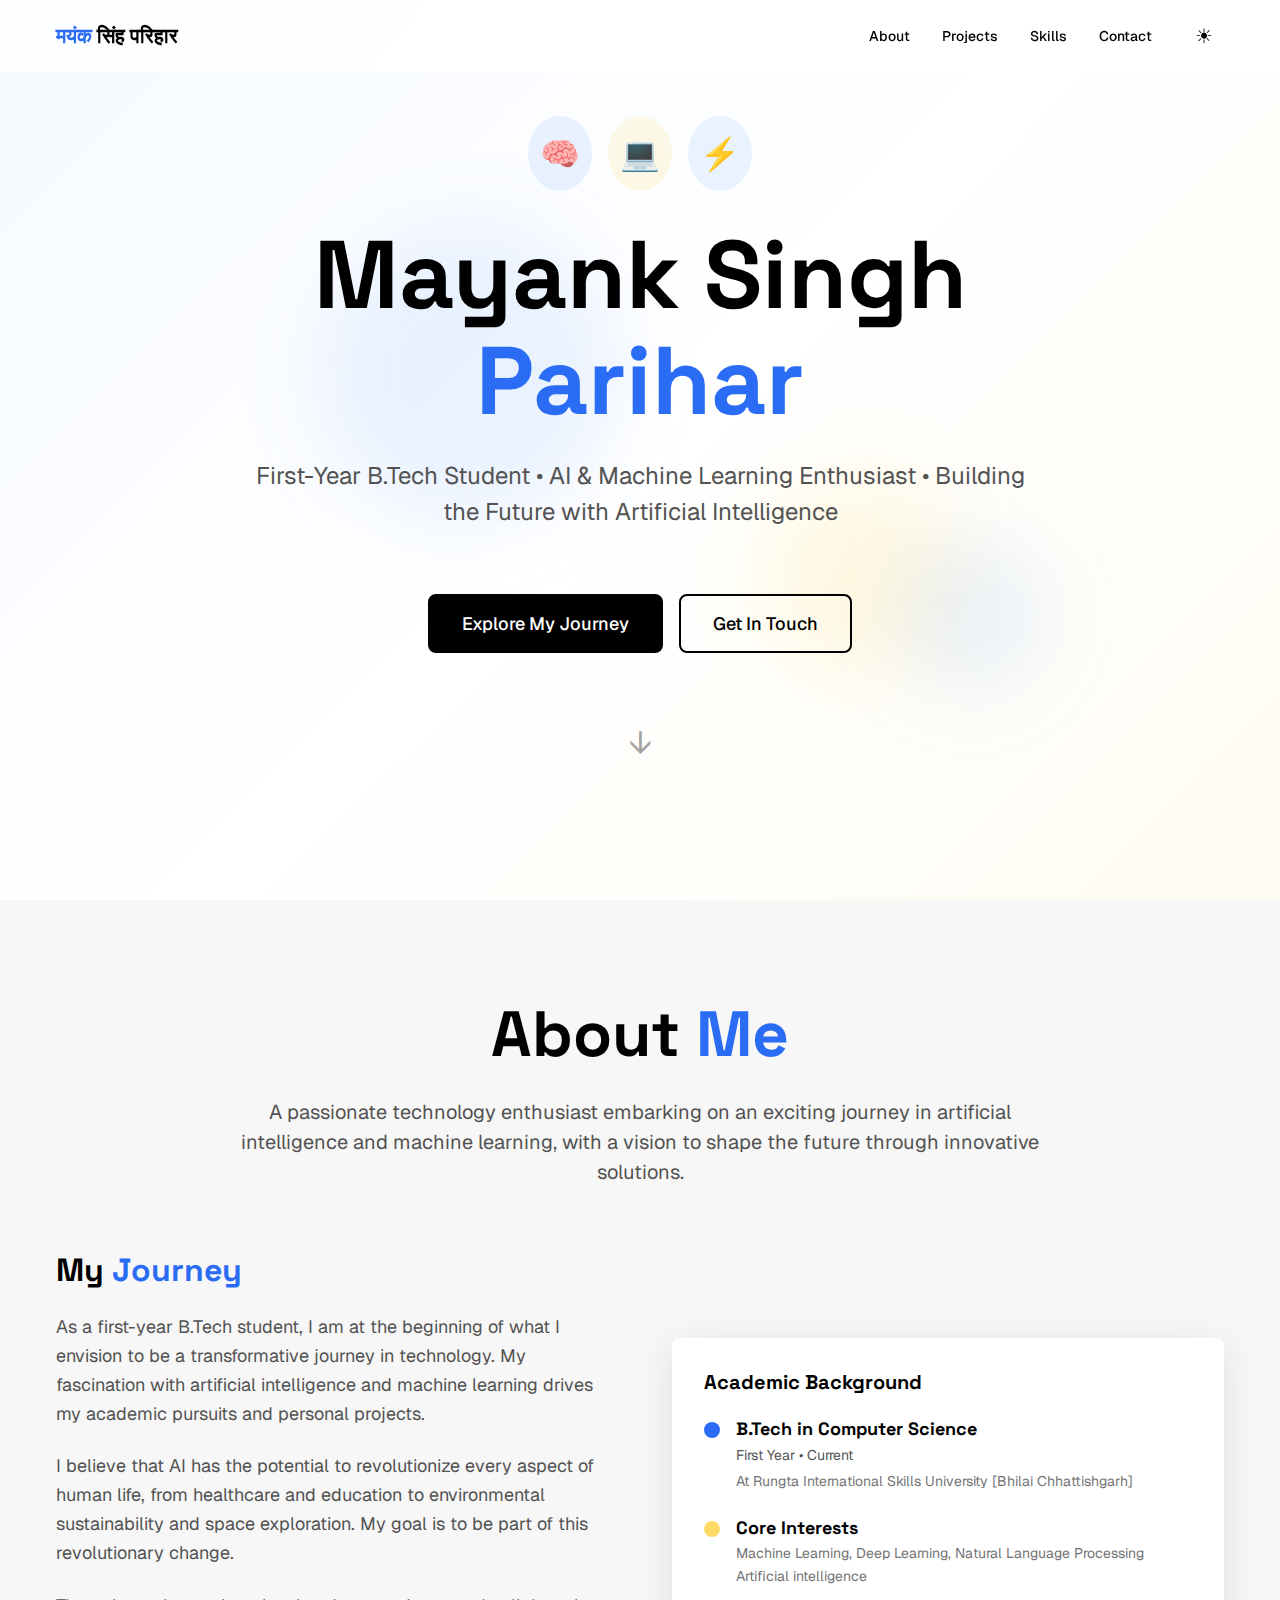
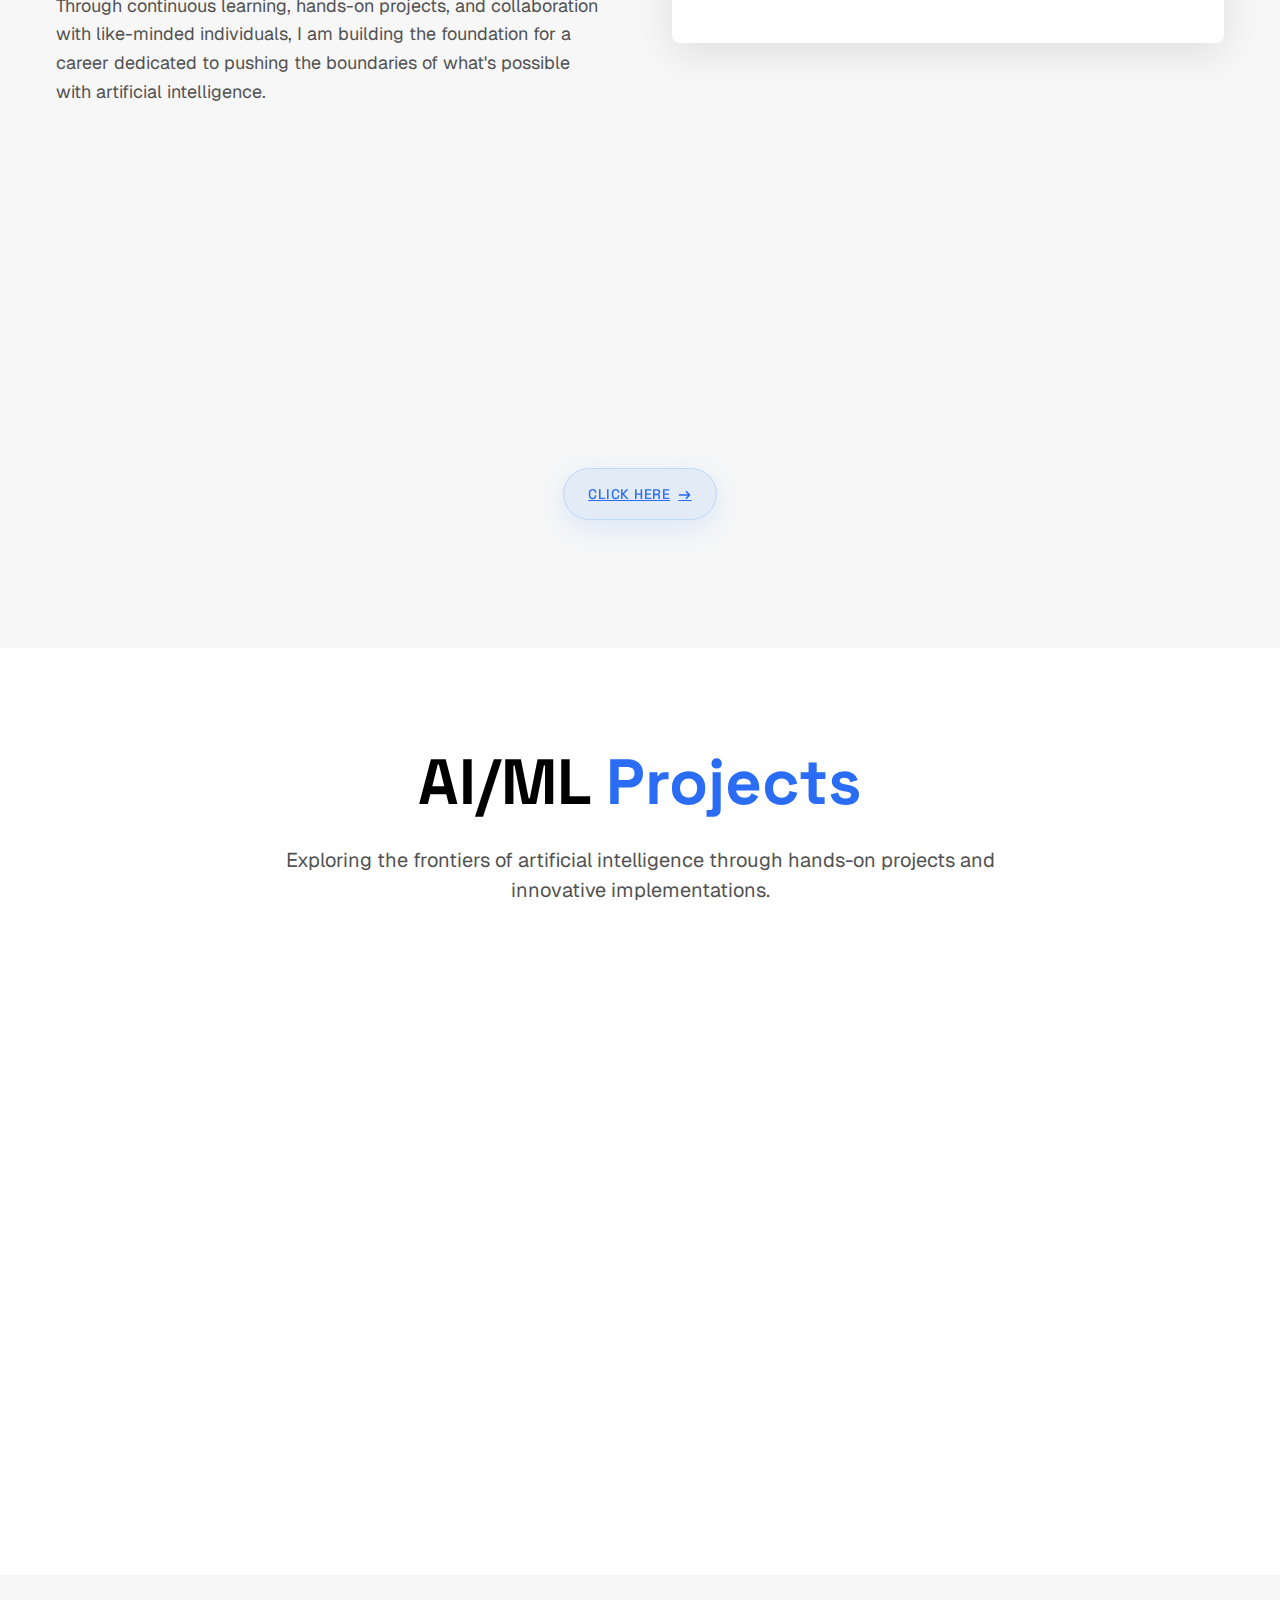
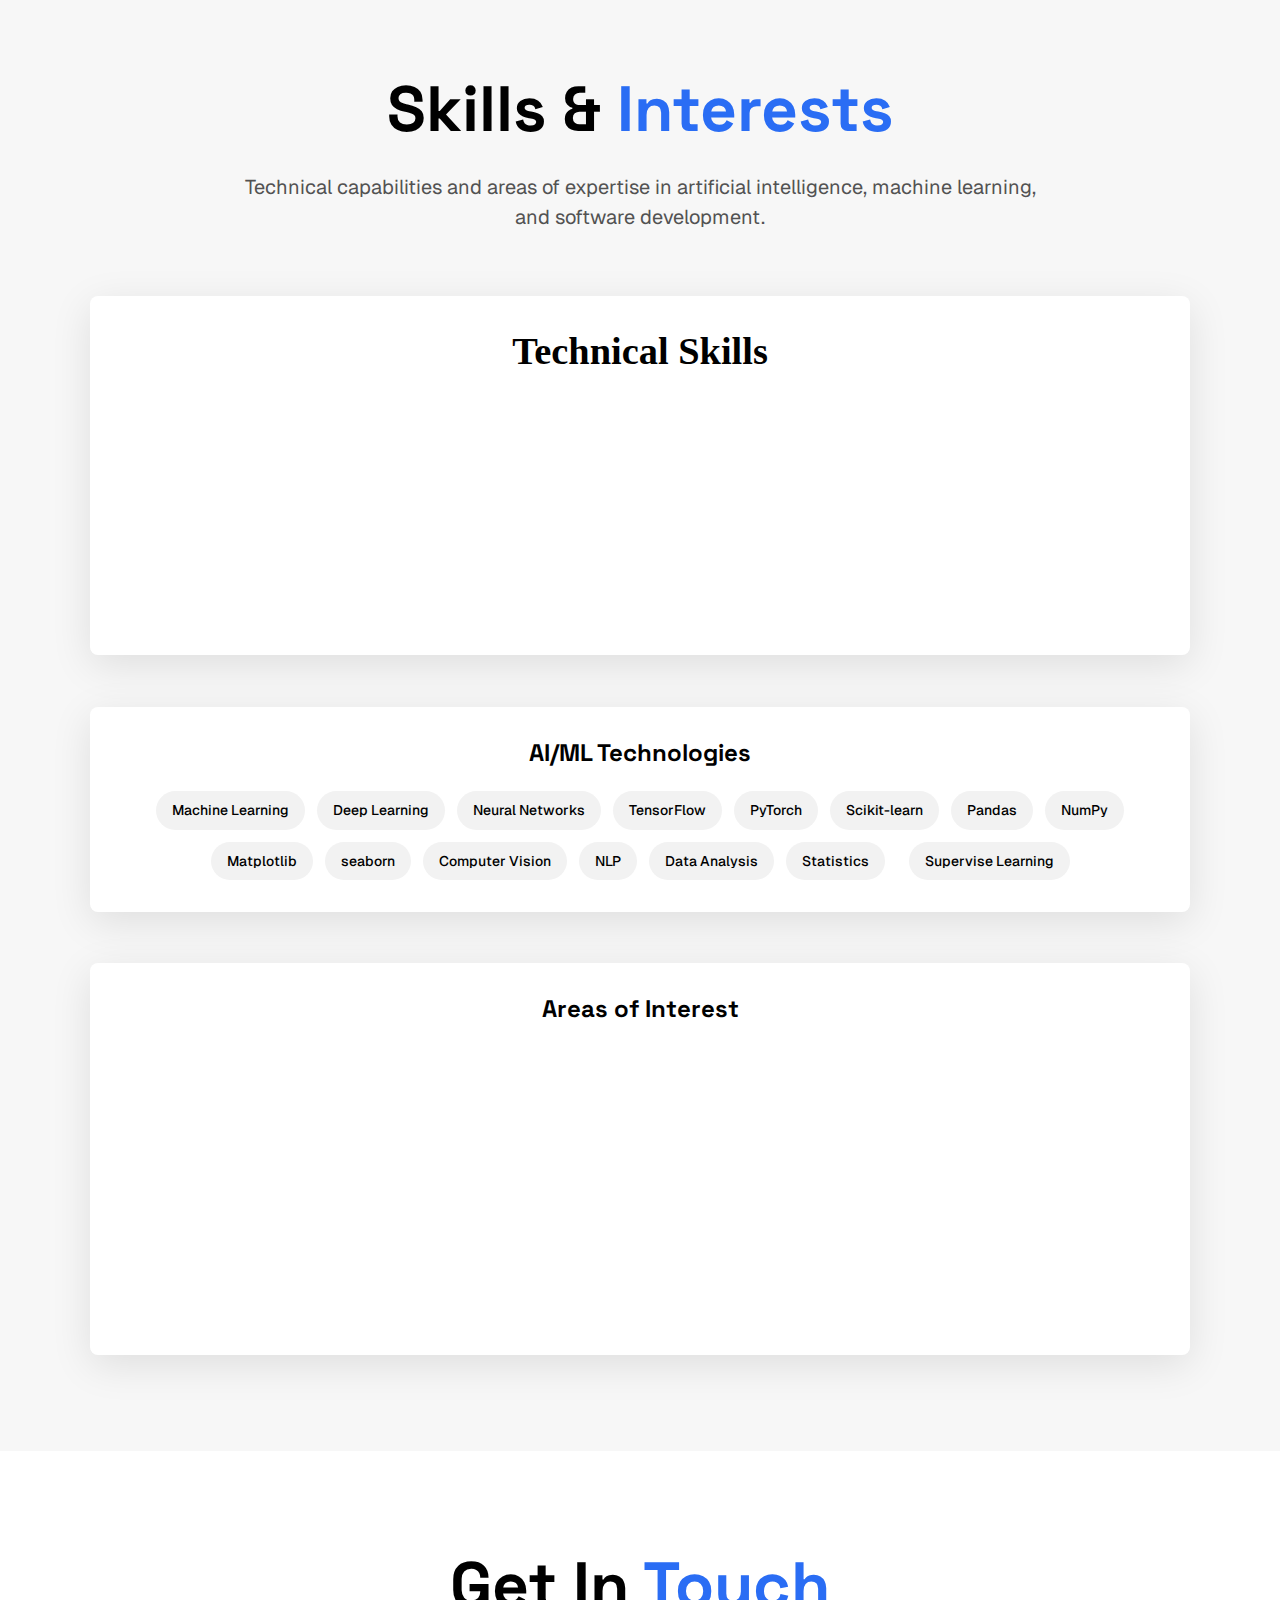
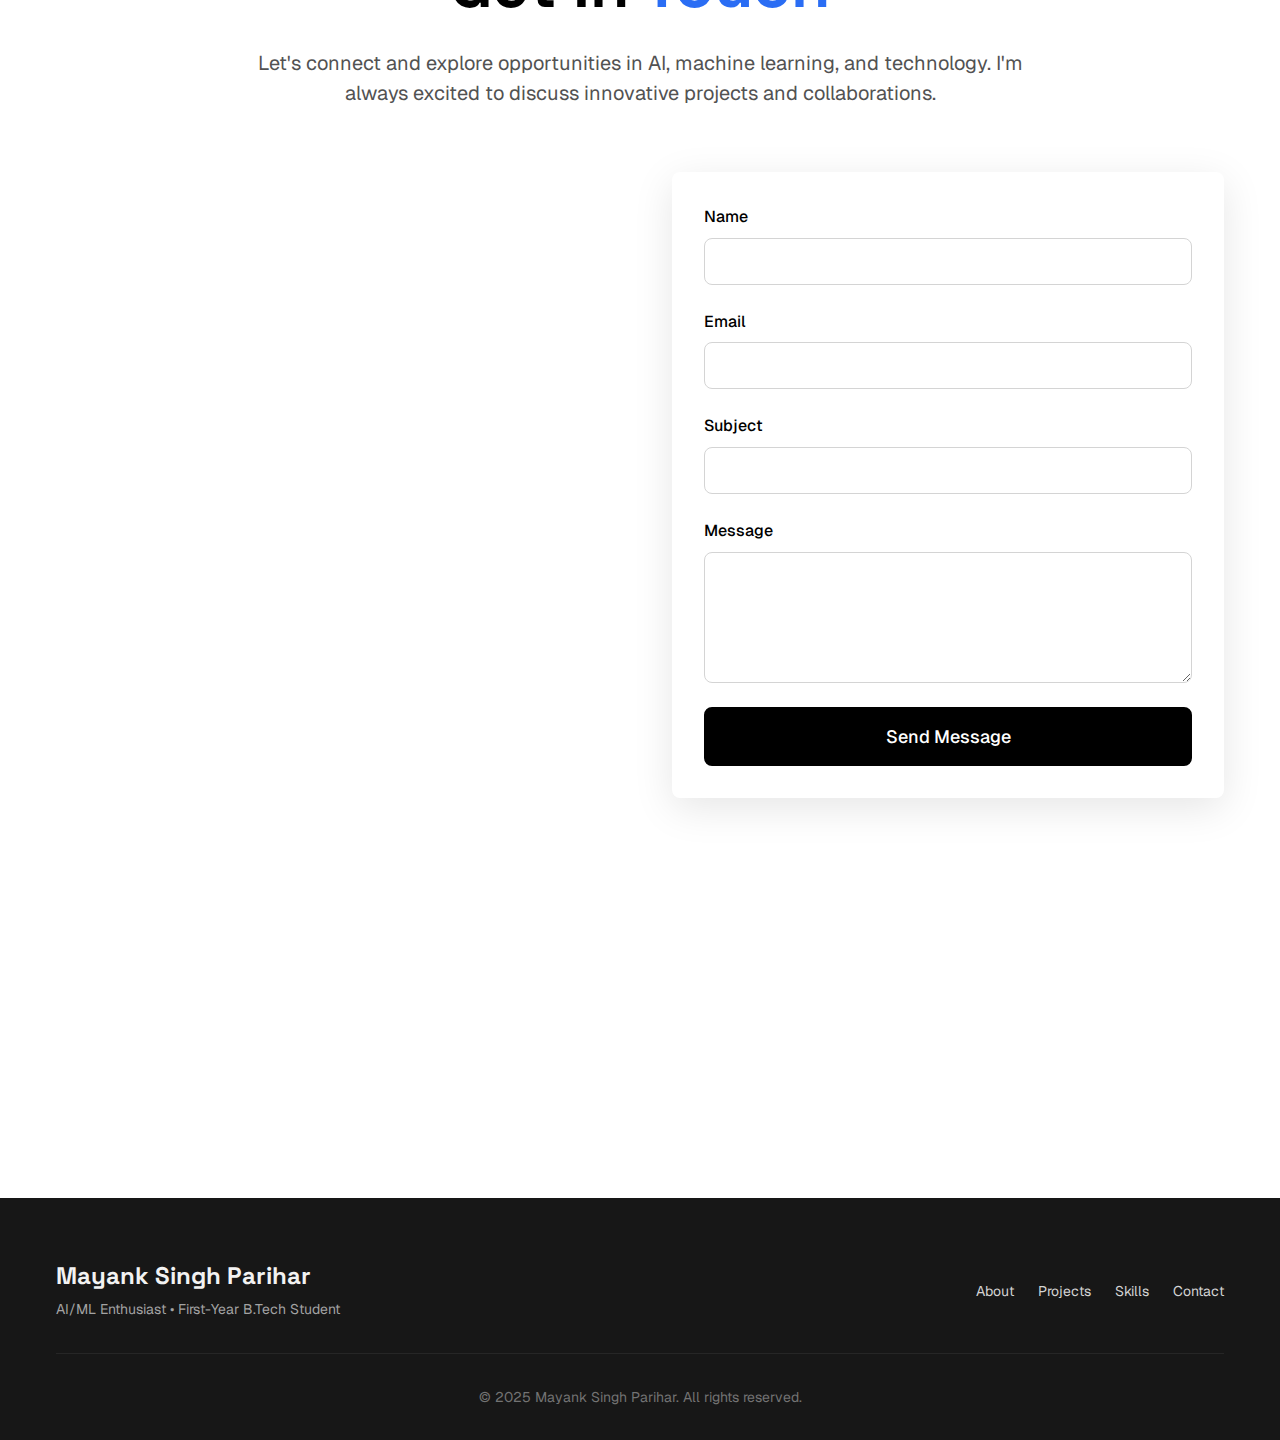
<file: Main_INDEX.HTML>
<!DOCTYPE html>
<html lang="en">

<head>
    <meta charset="UTF-8">
    <meta name="viewport" content="width=device-width, initial-scale=1.0">
    <title>Mayank Singh Parihar - AI/ML Portfolio</title>
    <link rel="stylesheet" href="Main_styles.CSS">
    <link rel="preconnect" href="https://fonts.googleapis.com">
    <link rel="preconnect" href="https://fonts.gstatic.com" crossorigin>
    <link href="https://fonts.googleapis.com/css2?family=Space+Grotesk:wght@300;400;500;600;700&display=swap"
        rel="stylesheet">
    <link href="https://fonts.googleapis.com/css2?family=Geist:wght@100;200;300;400;500;600;700;800;900&display=swap"
        rel="stylesheet">
    <link
        href="https://fonts.googleapis.com/css2?family=Geist+Mono:wght@100;200;300;400;500;600;700;800;900&display=swap"
        rel="stylesheet">
</head>

<body>
    <header class="header">
        <nav class="nav">
            <div class="nav-container" id="navMenu">
                <div class="nav-brand">
                    <span class="brand-name"> मयंक </span>सिंह परिहार
                </div>
                <div class="nav-links">
                    <a href="#about" class="nav-link">About</a>
                    <a href="#projects" class="nav-link">Projects</a>
                    <a href="#skills" class="nav-link">Skills</a>
                    <a href="#contact" class="nav-link">Contact</a>
                    <button class="theme-toggle" id="themeToggle" type="button" aria-label="Toggle theme" style="position:relative; z-index:1;">
                        <span class="theme-icon sun">☀</span>
                        <span class="theme-icon moon">☽</span>
                    </button>
                </div>
                <button class="mobile-menu-toggle" id="mobileMenuToggle" type="button" aria-label="Toggle mobile menu" aria-expanded="false" aria-controls="navMenu" style="position:relative; z-index:9999;">
                    <span></span>
                    <span></span>
                    <span></span>
                </button>
            </div>
        </nav>
    </header>

    <main>
        <section class="hero">
            <div class="hero-background">
                <div class="bg-orb orb-1"></div>
                <div class="bg-orb orb-2"></div>
                <div class="bg-orb orb-3"></div>
            </div>
            <div class="hero-content">
                <div class="hero-icons">
                    <div class="hero-icon brain">🧠</div>
                    <div class="hero-icon code">💻</div>
                    <div class="hero-icon bolt">⚡</div>
                </div>
                <h1 class="hero-title">
                    <span class="title-line">Mayank Singh</span>
                    <span class="title-line primary">Parihar</span>
                </h1>
                <p class="hero-subtitle">
                    First-Year B.Tech Student • AI & Machine Learning Enthusiast •
                    Building the Future with Artificial Intelligence
                </p>
                <div class="hero-actions">
                    <button class="btn btn-primary" onclick="scrollToSection('about')">
                        Explore My Journey
                    </button>
                    <button class="btn btn-secondary" onclick="scrollToSection('contact')">
                        Get In Touch
                    </button>
                </div>
                <div class="scroll-indicator" onclick="scrollToSection('about')">
                    <div class="scroll-arrow">↓</div>
                </div>
            </div>
        </section>

        <section id="about" class="about">
            <div class="container">
                <div class="section-header">
                    <h2 class="section-title">About <span class="primary">Me</span></h2>
                    <p class="section-subtitle">
                        A passionate technology enthusiast embarking on an exciting journey in artificial intelligence
                        and machine learning, with a vision to shape the future through innovative solutions.
                    </p>
                </div>

                <div class="about-content">
                    <div class="about-text">
                        <h3 class="about-heading">My <span class="primary">Journey</span></h3>
                        <p class="about-paragraph">
                            As a first-year B.Tech student, I am at the beginning of what I envision to be a
                            transformative
                            journey in technology. My fascination with artificial intelligence and machine learning
                            drives
                            my academic pursuits and personal projects.
                        </p>
                        <p class="about-paragraph">
                            I believe that AI has the potential to revolutionize every aspect of human life, from
                            healthcare
                            and education to environmental sustainability and space exploration. My goal is to be part
                            of
                            this revolutionary change.
                        </p>
                        <p class="about-paragraph">
                            Through continuous learning, hands-on projects, and collaboration with like-minded
                            individuals,
                            I am building the foundation for a career dedicated to pushing the boundaries of what's
                            possible
                            with artificial intelligence.
                        </p>
                    </div>

                    <div class="about-card">
                        <h3 class="card-title">Academic Background</h3>
                        <div class="timeline">
                            <div class="timeline-item">
                                <div class="timeline-marker primary-marker"></div>
                                <div class="timeline-content">
                                    <h4>B.Tech in Computer Science</h4>
                                    <p class="timeline-meta">First Year • Current</p>
                                    <p class="timeline-desc">At Rungta International Skills University [Bhilai
                                        Chhattishgarh]</p>
                                </div>
                            </div>
                            <div class="timeline-item">
                                <div class="timeline-marker accent-marker"></div>
                                <div class="timeline-content">
                                    <h4>Core Interests</h4>
                                    <p class="timeline-desc">Machine Learning, Deep Learning, Natural Language
                                        Processing <br>Artificial intelligence</p>
                                </div>
                            </div>
                        </div>
                    </div>
                </div>

                <div class="highlights">
                    <div class="highlight-card">
                        <div class="highlight-icon">🎓</div>
                        <h4>Academic Excellence</h4>
                        <p>Strong foundation in computer science and engineering principles</p>
                    </div>
                    <div class="highlight-card">
                        <div class="highlight-icon">🎯</div>
                        <h4>AI/ML Focus</h4>
                        <p>Specialized interest in AI and ML technologies and applications</p>
                    </div>
                    <div class="highlight-card">
                        <div class="highlight-icon">❤️</div>
                        <h4>Passionate Learner</h4>
                        <p>Continuously exploring new technologies in the AI landscape</p>
                    </div>
                    <div class="highlight-card">
                        <div class="highlight-icon">🏆</div>
                        <h4>Future Innovator</h4>
                        <p>Committed to meaningful solutions through technology</p>
                    </div>
                </div>
                
                <!-- Click Here Button at bottom of About section -->
                <div class="about-bottom-action">
                    <a href="about.html" target="_blank" rel="noopener noreferrer" class="click-here-btn glassy-btn" id="clickHereBtn">
                        <span class="btn-text">CLICK HERE</span>
                        <span class="btn-icon">→</span>
                    </a>
                </div>
            </div>
        </section>

        <section id="projects" class="projects">
            <div class="container">
                <div class="section-header">
                    <h2 class="section-title">AI/ML <span class="primary">Projects</span></h2>
                    <p class="section-subtitle">
                        Exploring the frontiers of artificial intelligence through hands-on projects
                        and innovative implementations.
                    </p>
                </div>

                <div class="projects-grid">
                    <div class="project-card">
                        <div class="project-header">
                            <div class="project-icon">🤖</div>
                            <div class="project-status">In Development</div>
                        </div>
                        <h3 class="project-title">Machine Learning</h3>
                        <p class="project-description">
                            Driven by a passion for AI and Machine Learning, this portfolio documents my journey from
                            foundational theory to practical application. Explore my hands-on projects in data analysis
                            and model building.kill set from the ground up.
                        </p>
                        <div class="project-tech">
                            <span class="tech-tag">Python</span>
                            <span class="tech-tag">pandas</span>
                            <span class="tech-tag">NumPy</span>
                            <span class="tech-tag">Matplotlib</span>
                            <span class="tech-tag">seaborn</span>
                            <span class="tech-tag">Mathematics</span>
                            <span class="tech-tag">Mathematics</span>
                            <span class="tech-tag">supervise learning</span>
                            <span class="tech-tag">unsupervise learning</span>
                        </div>
                        <div class="project-links">
                            <a href="projects.html" class="project-link">View Project</a>
                            <a href="#" class="project-link secondary">Documentation</a>
                        </div>
                    </div>

                    <div class="project-card">
                        <div class="project-header">
                            <div class="project-icon">📊</div>
                            <div class="project-status">Planning</div>
                        </div>
                        <h3 class="project-title">Data Analysis Toolkit</h3>
                        <p class="project-description">
                            Developing an intuitive toolkit for data preprocessing, visualization, and
                            statistical analysis to streamline the machine learning pipeline.
                        </p>
                        <div class="project-tech">
                            <span class="tech-tag">Python</span>
                            <span class="tech-tag">Pandas</span>
                            <span class="tech-tag">Matplotlib</span>
                        </div>
                        <div class="project-links">
                            <a href="#" class="project-link">Coming Soon</a>
                        </div>
                    </div>

                    <div class="project-card">
                        <div class="project-header">
                            <div class="project-icon">🧠</div>
                            <div class="project-status">Research</div>
                        </div>
                        <h3 class="project-title">AI Ethics Framework</h3>
                        <p class="project-description">
                            Researching and developing guidelines for ethical AI development, focusing on
                            bias detection, fairness metrics, and responsible AI implementation.
                        </p>
                        <div class="project-tech">
                            <span class="tech-tag">Research</span>
                            <span class="tech-tag">Ethics</span>
                            <span class="tech-tag">Documentation</span>
                        </div>
                        <div class="project-links">
                            <a href="#" class="project-link">Research Notes</a>
                        </div>
                    </div>
                </div>
            </div>
        </section>

        <section id="skills" class="skills">
            <div class="container">
                <div class="section-header">
                    <h2 class="section-title">Skills & <span class="primary">Interests</span></h2>
                    <p class="section-subtitle">
                        Technical capabilities and areas of expertise in artificial intelligence,
                        machine learning, and software development.
                    </p>
                </div>

                <div class="skills-content">
                    <div class="skills-category">
                        <h3 class="category-title", style="font-size: 2.4rem; font-weight: bold; font-family: serif;">Technical Skills</h3>
                            <!-- Python -->
                        <div class="skills-grid">
                            <div class="skill-item">
                                <div class="skill-icon">🐍</div>
                                <div class="skill-info">
                                    <h4>Python</h4>
                                    <div class="skill-level">
                                        <div class="level-bar">
                                            <div class="level-fill" style="width: 75%"></div>
                                        </div>
                                        <span>Advanced</span>
                                    </div>
                                </div>
                            </div>
                            <!-- Numpy, pandas, Matplotlib, seaborn -->
                            <div class="skill-item">
                                <div class="skill-icon">☕</div>
                                <div class="skill-info">
                                    <h4>Numpy, pandas, Matplotlib, seaborn</h4>
                                    <div class="skill-level">
                                        <div class="level-bar">
                                            <div class="level-fill" style="width: 60%"></div>
                                        </div>
                                        <span>Intermediate</span>
                                    </div>
                                </div>
                            </div>
                            <!-- Data Visualization -->
                            <div class="skill-item">
                                <div class="skill-icon">🎨</div>
                                <div class="skill-info">
                                    <h4>Data Visualization</h4>
                                    <div class="skill-level">
                                        <div class="level-bar">
                                            <div class="level-fill" style="width: 60%"></div>
                                        </div>
                                        <span>Intermediate</span>
                                    </div>
                                </div>
                            </div>
                            <!-- Video Editing -->
                            <div class="skill-item">
                                <div class="skill-icon">🧠</div>
                                <div class="skill-info">
                                    <h4>Video Editing</h4>
                                    <div class="skill-level">
                                        <div class="level-bar">
                                            <div class="level-fill" style="width: 50%" ></div>
                                        </div>
                                        <span>Intermediate</span>
                                    </div>
                                </div>
                            </div>

                            <div class="skill-item">
                                <div class="skill-icon">💻</div>
                                <div class="skill-info">
                                    <h4>SQL</h4>
                                    <div class="skill-level">
                                        <div class="level-bar">
                                            <div class="level-fill" style="width: 60%"></div>
                                        </div>
                                        <span>Intermediate</span>
                                    </div>
                                </div>
                            </div>
                            <!-- Statistics & Mathematics-->
                            <div class="skill-item">
                                <div class="skill-icon">📈</div>
                                <div class="skill-info">
                                    <h4>Statistics & Mathematics</h4>
                                    <div class="skill-level">
                                        <div class="level-bar">
                                            <div class="level-fill" style="width: 40%; background-color: red;"></div>
                                        </div>
                                        <span>Beginner</span>
                                    </div>
                                </div>
                            </div>

                            <!-- Supervise Learning -->
                            <div class="skill-item">
                                <div class="skill-icon">💻</div>
                                <div class="skill-info">
                                    <h4>Supervise Learning</h4>
                                    <div class="skill-level">
                                        <div class="level-bar">
                                            <div class="level-fill" style="width: 40%; background-color: red;"></div>
                                        </div>
                                        <span>Beginner</span>
                                    </div>
                                </div>
                            </div>

                            <!-- JavaScript -->
                            <div class="skill-item">
                                <div class="skill-icon">⚡</div>
                                <div class="skill-info">
                                    <h4>JavaScript</h4>
                                    <div class="skill-level">
                                        <div class="level-bar">
                                            <div class="level-fill" style="width: 30%; background-color: red;"></div>
                                        </div>
                                        <span>Beginner</span>
                                    </div>
                                </div>
                            </div>
                            <!-- C/C++ -->
                            <div class="skill-item">
                                <div class="skill-icon">🚀</div>
                                <div class="skill-info">
                                    <h4>C/C++</h4>
                                    <div class="skill-level">
                                        <div class="level-bar">
                                            <div class="level-fill" style="width: 35%; background-color: red;"></div>
                                        </div>
                                        <span>Beginner</span>
                                    </div>
                                </div>
                            </div>

                        </div>
                    </div>
                </div>
            </div>
            </div>
            </div>
            </div>
            <br>
            <br>
            <div class="skills-category">
                <h3 class="category-title">AI/ML Technologies</h3>
                <div class="tech-cloud">
                    <span class="tech-bubble">Machine Learning</span>
                    <span class="tech-bubble">Deep Learning</span>
                    <span class="tech-bubble">Neural Networks</span>
                    <span class="tech-bubble">TensorFlow</span>
                    <span class="tech-bubble">PyTorch</span>
                    <span class="tech-bubble">Scikit-learn</span>
                    <span class="tech-bubble">Pandas</span>
                    <span class="tech-bubble">NumPy</span>
                    <span class="tech-bubble">Matplotlib</span>
                    <span class="tech-bubble">seaborn</span>
                    <span class="tech-bubble">Computer Vision</span>
                    <span class="tech-bubble">NLP</span>
                    <span class="tech-bubble">Data Analysis</span>
                    <span class="tech-bubble">Statistics</span><br>
                    <span class="tech-bubble">Supervise Learning</span>
                </div>
            </div>
            <br><br>
            <div class="skills-category">
                <h3 class="category-title">Areas of Interest</h3>
                <div class="interests-grid">
                    <div class="interest-card">
                        <h4>🔮 Future Technology</h4>
                        <p>Exploring emerging AI technologies and their potential applications</p>
                    </div>
                    <div class="interest-card">
                        <h4>🌱 Sustainable AI</h4>
                        <p>Developing environmentally conscious AI solutions and green computing</p>
                    </div>
                    <div class="interest-card">
                        <h4>🎨 Creative AI</h4>
                        <p>Intersection of artificial intelligence and creative expression</p>
                    </div>
                    <div class="interest-card">
                        <h4>🚀 Space Technology</h4>
                        <p>Applications of AI in space exploration and astronomical research</p>
                    </div>
                    <div class="interest-card">
                        <h4>😊 विचारधारा</h4>
                        <p style="font-size: large; color: rgb(246, 111, 0); font-weight: bold;">जय हिन्द, जय भारत, जय भवानी</p>
                    </div>
                    <div class="interest-card">
                        <h4>मानसिकता</h4>
                        <p style="font-size: small;font-weight: bold;">युद्ध नहीं जिनके जीवन में
 वे भी बहुत अभागे होंगे<br>
या तो प्रण को तोड़ा होगा
या फिर रण से भागे होंगे</p>
                    </div>
                </div>
            </div>
            </div>
            </div>
        </section>

        <section id="contact" class="contact">
            <div class="container">
                <div class="section-header">
                    <h2 class="section-title">Get In <span class="primary">Touch</span></h2>
                    <p class="section-subtitle">
                        Let's connect and explore opportunities in AI, machine learning, and technology.
                        I'm always excited to discuss innovative projects and collaborations.
                    </p>
                </div>

                <div class="contact-content">
                    <div class="contact-info">
                        <div class="contact-card">
                            <div class="contact-icon">📧</div>
                            <h3>Email</h3>
                            <p>officialmayankparihar0@gmail.com</p>
                            <a href="officialmayankparihar0@gmail.com" class="contact-link">Send Email</a>
                        </div>
                        <div class="contact-card">
                            <div class="contact-icon">💼</div>
                            <h3>LinkedIn</h3>
                            <p>Connect professionally</p>
                            <a href="https://www.linkedin.com/in/mayank-singh-parihar-192168271/"
                                class="contact-link">View Profile</a>
                        </div>
                        <div class="contact-card">
                            <div class="contact-icon">💻</div>
                            <h3>GitHub</h3>
                            <p>Explore my code</p>
                            <a href="https://github.com/BIAS04" class="contact-link">View Projects</a>
                        </div>
                        <div class="contact-card">
                            <div class="contact-icon">📊</div>
                            <h3>Kaggle</h3>
                            <p>Data science projects & competitions</p>
                            <a href="https://www.kaggle.com/biased04" class="contact-link">View Profile</a>
                        </div>
                    </div>

                    <div class="contact-form-container">
                        <form class="contact-form">
                            <div class="form-group">
                                <label for="name">Name</label>
                                <input type="text" id="name" name="name" required>
                            </div>
                            <div class="form-group">
                                <label for="email">Email</label>
                                <input type="email" id="email" name="email" required>
                            </div>
                            <div class="form-group">
                                <label for="subject">Subject</label>
                                <input type="text" id="subject" name="subject" required>
                            </div>
                            <div class="form-group">
                                <label for="message">Message</label>
                                <textarea id="message" name="message" rows="5" required></textarea>
                            </div>
                            <button type="submit" class="btn btn-primary">Send Message</button>
                        </form>
                    </div>
                </div>
            </div>
        </section>
    </main>

    <footer class="footer">
        <div class="container">
            <div class="footer-content">
                <div class="footer-brand">
                    <h3>Mayank Singh Parihar</h3>
                    <p>AI/ML Enthusiast • First-Year B.Tech Student</p>
                </div>
                <div class="footer-links">
                    <a href="#about">About</a>
                    <a href="#projects">Projects</a>
                    <a href="#skills">Skills</a>
                    <a href="#contact">Contact</a>
                </div>
            </div>
            <div class="footer-bottom">
                <p>&copy; 2025 Mayank Singh Parihar. All rights reserved.</p>
            </div>
        </div>
    </footer>

    <script src="Main_script.js"></script>
</body>

</html>
</file>
<file: Main_styles.CSS>
/* ========================================
   AI/ML PORTFOLIO WEBSITE - STYLESHEET
   ========================================
   
   This stylesheet powers a modern, responsive portfolio website
   for Mayank Singh Parihar - AI/ML Enthusiast and B.Tech Student.
   
   Features:
   - Dark/Light theme toggle with localStorage persistence
   - Responsive design with mobile-first approach
   - Modern CSS Grid and Flexbox layouts
   - Smooth animations and scroll effects
   - Professional color scheme with CSS custom properties
   - Accessibility-focused design patterns
   
   Author: Mayank Singh Parihar
   Project: Personal AI/ML Portfolio
   ======================================== */

/* CSS Reset and Base Styles */
*{
    margin: 0;
    padding: 0;
    box-sizing: border-box;  
}

/* Skills and Interests Grid Layout - Forces 2x3 layout for better visual balance */
.skills-grid,
.interests-grid {
    display: grid !important;
    grid-template-columns: repeat(3, 1fr) !important;
    grid-template-rows: repeat(2, auto) !important;
    gap: calc(var(--spacing-base) * 6) !important;
}

/* Responsive Grid Behavior - Single column layout on mobile devices */
@media (max-width: 768px) {
    .skills-grid,
    .interests-grid {
        grid-template-columns: 1fr !important;
        grid-template-rows: none !important;
    }
}
/* CSS Custom Properties - Design System Variables */
:root {
    /* Brand Colors - Professional blue and gold accent */
    --primary: hsl(220, 90%, 56%);      /* Primary blue for highlights and CTAs */
    --secondary: hsl(0, 0%, 0%);        /* Pure black for primary buttons */
    --background: hsl(0, 0%, 100%);     /* Pure white background */
    --text: hsl(0, 0%, 0%);            /* Pure black text */
    --accent: hsl(45, 100%, 70%);       /* Golden yellow for status badges */
    
    /* Gray Scale - Comprehensive neutral palette */
    --gray-50: hsl(0, 0%, 97%);        /* Lightest gray for subtle backgrounds */
    --gray-100: hsl(0, 0%, 95%);       /* Light gray for card backgrounds */
    --gray-200: hsl(0, 0%, 90%);       /* Border colors */
    --gray-300: hsl(0, 0%, 83%);       /* Input borders */
    --gray-400: hsl(0, 0%, 64%);       /* Secondary text */
    --gray-500: hsl(0, 0%, 45%);       /* Muted text */
    --gray-600: hsl(0, 0%, 32%);       /* Body text secondary */
    --gray-700: hsl(0, 0%, 26%);       /* Dark text */
    --gray-800: hsl(0, 0%, 15%);       /* Very dark text */
    --gray-900: hsl(0, 0%, 9%);        /* Darkest text */
    
    /* Spacing and Layout */
    --spacing-base: 0.25rem;           /* Base unit for consistent spacing (4px) */
    --border-radius: 0.5rem;           /* Standard border radius for components */
}

/* Dark Theme Override - Inverted color scheme for dark mode */
[data-theme="dark"] {
    --background: hsl(0, 0%, 0%);          /* Pure black background */
    --text: hsl(200, 6.6667%, 91.1765%);   /* Light blue-gray text for better readability */
    --gray-50: hsl(0, 0%, 9%);            /* Darkest gray for subtle backgrounds */
    --gray-100: hsl(0, 0%, 15%);          /* Dark gray for card backgrounds */
    --gray-200: hsl(0, 0%, 20%);          /* Dark border colors */
    --gray-300: hsl(0, 0%, 30%);          /* Dark input borders */
    --gray-400: hsl(0, 0%, 45%);          /* Medium gray for secondary text */
    --gray-500: hsl(0, 0%, 60%);          /* Lighter gray for muted text */
    --gray-600: hsl(0, 0%, 75%);          /* Light gray for body text secondary */
    --gray-700: hsl(0, 0%, 85%);          /* Light text */
    --gray-800: hsl(0, 0%, 90%);          /* Very light text */
    --gray-900: hsl(0, 0%, 95%);          /* Lightest text */
}

/* Base Body Styles - Modern typography with smooth theme transitions */
body {
    font-family: 'Geist', sans-serif;              /* Clean, modern sans-serif font */
    background-color: var(--background);           /* Dynamic background color */
    color: var(--text);                           /* Dynamic text color */
    line-height: 1.6;                             /* Optimal reading line height */
    transition: background-color 0.3s ease, color 0.3s ease;   /* Smooth theme transitions */
}

/* Container - Responsive max-width container with consistent padding */
.container {
    max-width: 1200px;                            /* Maximum content width */
    margin: 0 auto;                               /* Center container */
    padding: 0 calc(var(--spacing-base) * 4);     /* Responsive horizontal padding */
}

/* Typography System - Hierarchical heading styles */
h1, h2, h3, h4, h5, h6 {
    font-family: 'Space Grotesk', sans-serif;     /* Distinctive heading font */
    font-weight: 700;                             /* Bold weight for impact */
    line-height: 1.2;                             /* Tighter line height for headings */
}

/* Primary Color Utility - Applies brand primary color */
.primary {
    color: var(--primary);
}

/* ========================================
   HEADER & NAVIGATION STYLES
   ======================================== */

/* Fixed Header - Glassmorphism effect with backdrop blur */
.header {
    position: fixed;                              /* Fixed positioning for sticky nav */
    top: 0;                                       /* Align to top of viewport */
    left: 0;                                      /* Full width positioning */
    right: 0;                                     /* Full width positioning */
    z-index: 1000;                               /* High z-index for overlay */
    backdrop-filter: blur(10px) !important;      /* Modern glassmorphism effect */
    background-color: rgba(255, 255, 255, 0.8);  /* Semi-transparent white */
    transition: all 0.3s ease;                   /* Smooth transitions */
}

/* Dark Theme Header - Semi-transparent black background */
[data-theme="dark"] .header {
    background-color: rgba(0, 0, 0, 0.8);        /* Semi-transparent black */
}

/* Scrolled Header - Adds shadow for depth when scrolling */
.header.scrolled {
    box-shadow: 0 4px 20px rgba(0, 0, 0, 0.1);  /* Subtle shadow for elevation */
}

/* Navigation Container - Flexbox layout with space-between */
.nav-container {
    max-width: 1200px;                            /* Match main container width */
    margin: 0 auto;                               /* Center navigation */
    padding: calc(var(--spacing-base) * 4);       /* Consistent padding */
    display: flex;                                /* Flexbox for layout */
    justify-content: space-between;               /* Space between brand and links */
    align-items: center;                          /* Vertical centering */
}

/* Brand Styling - Logo and brand name */
.nav-brand {
    font-family: 'Space Grotesk', sans-serif;     /* Distinctive brand font */
    font-weight: 700;                             /* Bold weight for impact */
    font-size: 1.25rem;                          /* Larger brand text */
}

/* Brand Name Highlight - Primary color for brand emphasis */
.brand-name {
    color: var(--primary);
}

/* Navigation Links Container - Horizontal link layout */
.nav-links {
    display: flex;                                /* Horizontal flex layout */
    align-items: center;                          /* Vertical centering */
    gap: calc(var(--spacing-base) * 8);          /* Consistent spacing between links */
}

/* Navigation Link Styling - Clean, minimal link design */
.nav-link {
    text-decoration: none;                        /* Remove default underline */
    color: var(--text);                          /* Dynamic text color */
    font-weight: 500;                            /* Medium weight for readability */
    font-size: 0.875rem;                         /* Smaller text for navigation */
    text-transform: capitalize;                  /* Capitalize link text */
    transition: color 0.2s ease;                 /* Smooth color transitions */
}

/* Navigation Link Hover - Primary color on hover */
.nav-link:hover{
    color: var(--primary);
}

/* Theme Toggle Button - Circular button with icon transitions */
.theme-toggle {
    background: transparent;                       /* Transparent background */
    border: none;                                 /* Remove default border */
    padding: calc(var(--spacing-base) * 2);       /* Comfortable touch target */
    border-radius: 50%;                           /* Perfect circle */
    cursor: pointer;                              /* Pointer cursor on hover */
    transition: background-color 0.2s ease, border-color 0.2s ease;  /* Smooth transitions */
    position: relative;                           /* For absolute positioned icons */
    width: 40px;                                  /* Fixed width */
    height: 40px;                                 /* Fixed height for circle */
}

/* Theme Toggle Hover - Light background on hover */
.theme-toggle:hover {
    background-color: var(--gray-100);
}

/* Theme Icons - Absolute positioned icons with opacity transitions */
.theme-icon {
    position: absolute;                           /* Absolute positioning */
    top: 50%;                                     /* Vertical centering */
    left: 50%;                                    /* Horizontal centering */
    transform: translate(-50%, -50%);             /* Perfect centering */
    font-size: 1.25rem;                          /* Appropriate icon size */
    transition: opacity 0.3s ease, color 0.2s ease;  /* Smooth transitions */
    color: var(--text);                          /* Dynamic text color */
}

/* Light Theme - Sun icon visible */
.theme-icon.sun {
    opacity: 1;
}

/* Light Theme - Moon icon hidden */
.theme-icon.moon {
    opacity: 0;
}

/* Dark Theme Toggle Hover - Dark background for contrast */
[data-theme="dark"] .theme-toggle:hover {
    background-color: var(--gray-800);            /* Dark hover background */
}

/* Dark Theme - Sun icon hidden */
[data-theme="dark"] .theme-icon.sun {
    opacity: 0;
}

/* Dark Theme - Moon icon visible */
[data-theme="dark"] .theme-icon.moon {
    opacity: 1;
}

/* Mobile Menu Toggle - Hamburger menu for mobile devices */
.mobile-menu-toggle {
    display: none;                               /* Hidden by default on desktop */
    flex-direction: column;                      /* Stack spans vertically */
    background: none;                           /* Transparent background */
    border: none;                               /* Remove default border */
    cursor: pointer;                            /* Pointer cursor */
    padding: calc(var(--spacing-base) * 2);     /* Touch-friendly padding */
}

/* Hamburger Menu Lines - Three horizontal lines */
.mobile-menu-toggle span {
    width: 25px;                                /* Line width */
    height: 3px;                                /* Line height */
    background-color: var(--text);              /* Dynamic text color */
    margin: 3px 0;                              /* Spacing between lines */
    transition: 0.3s ease;                      /* Smooth transitions for animations */
}

/* ========================================
   HERO SECTION STYLES
   ======================================== */

/* Hero Section - Full viewport height with centered content */
.hero {
    min-height: 100vh;                          /* Full viewport height */
    display: flex;                              /* Flexbox for centering */
    align-items: center;                        /* Vertical centering */
    justify-content: center;                    /* Horizontal centering */
    position: relative;                         /* For absolute positioned elements */
    overflow: hidden;                           /* Hide overflow for animations */
    padding-top: 80px;                         /* Account for fixed header */
}

/* Hero Background - Subtle gradient overlay */
.hero-background {
    position: absolute;                          /* Absolute positioning */
    inset: 0;                                   /* Cover entire hero area */
    background: linear-gradient(135deg, rgba(56, 139, 253, 0.05) 0%, transparent 50%, rgba(255, 193, 7, 0.05) 100%);
}

/* Background Orbs - Floating animated elements for visual interest */
.bg-orb {
    position: absolute;                          /* Absolute positioning */
    border-radius: 50%;                         /* Perfect circles */
    filter: blur(40px);                         /* Heavy blur for soft effect */
    animation: float 6s ease-in-out infinite;   /* Floating animation */
}

/* Orb 1 - Large blue orb in top-left area */
.orb-1 {
    width: 300px;                               /* Large size */
    height: 300px;                              /* Perfect circle */
    background-color: rgba(56, 139, 253, 0.1);  /* Semi-transparent blue */
    top: 25%;                                   /* Position from top */
    left: 25%;                                  /* Position from left */
    animation-delay: 0s;                        /* No delay */
}

/* Orb 2 - Medium yellow orb in bottom-right area */
.orb-2 {
    width: 200px;                               /* Medium size */
    height: 200px;                              /* Perfect circle */
    background-color: rgba(255, 193, 7, 0.1);   /* Semi-transparent yellow */
    bottom: 25%;                                /* Position from bottom */
    right: 25%;                                 /* Position from right */
    animation-delay: 2s;                        /* 2 second delay */
}

/* Orb 3 - Small blue orb in middle-right area */
.orb-3 {
    width: 150px;                               /* Small size */
    height: 150px;                              /* Perfect circle */
    background-color: rgba(56, 139, 253, 0.1);  /* Semi-transparent blue */
    top: 60%;                                   /* Position from top */
    left: 70%;                                  /* Position from left */
    animation-delay: 4s;                        /* 4 second delay */
}

/* Float Animation - Gentle floating motion with rotation */
@keyframes float {
    0%, 100% { transform: translateY(0px) rotate(0deg); }      /* Start and end position */
    50% { transform: translateY(-20px) rotate(180deg); }       /* Peak of float with rotation */
}

/* Hero Content Container - Centered content with proper layering */
.hero-content {
    text-align: center;                          /* Center all text content */
    position: relative;                          /* For z-index stacking */
    z-index: 10;                                /* Above background elements */
    max-width: 1000px;                          /* Maximum content width */
    padding: 0 calc(var(--spacing-base) * 4);   /* Horizontal padding */
}

/* Hero Icons Container - Centered icon layout */
.hero-icons {
    display: flex;                              /* Horizontal flex layout */
    justify-content: center;                    /* Center icons */
    gap: calc(var(--spacing-base) * 4);        /* Spacing between icons */
    margin-bottom: calc(var(--spacing-base) * 8);  /* Bottom margin */
}

/* Hero Icon Base - Circular icons with pulsing animation */
.hero-icon {
    padding: calc(var(--spacing-base) * 3);     /* Internal padding */
    border-radius: 50%;                         /* Perfect circle */
    font-size: 2rem;                           /* Large icon size */
    animation: pulse 2s ease-in-out infinite;   /* Pulsing animation */
}

/* Brain Icon - Blue background with no delay */
.hero-icon.brain {
    background-color: rgba(56, 139, 253, 0.1);  /* Semi-transparent blue */
    animation-delay: 0s;                        /* No animation delay */
}

/* Code Icon - Yellow background with medium delay */
.hero-icon.code {
    background-color: rgba(255, 193, 7, 0.1);   /* Semi-transparent yellow */
    animation-delay: 0.4s;                      /* 0.4 second delay */
}

/* Bolt Icon - Blue background with longer delay */
.hero-icon.bolt {
    background-color: rgba(56, 139, 253, 0.1);  /* Semi-transparent blue */
    animation-delay: 0.8s;                      /* 0.8 second delay */
}

/* Pulse Animation - Gentle scaling and opacity change */
@keyframes pulse {
    0%, 100% { transform: scale(1); opacity: 0.8; }      /* Normal state */
    50% { transform: scale(1.1); opacity: 1; }           /* Pulsing state */
}

/* Hero Title - Large, responsive typography */
.hero-title {
    font-size: clamp(3rem, 8vw, 6rem);         /* Responsive font size (3rem to 6rem) */
    margin-bottom: calc(var(--spacing-base) * 6);  /* Bottom margin */
    line-height: 1.1;                          /* Tight line height for impact */
}

/* Title Line - Block display for line breaks */
.title-line {
    display: block;                            /* Each line on separate block */
}

/* Hero Subtitle - Descriptive text with muted color */
.hero-subtitle {
    font-size: clamp(1.125rem, 2.5vw, 1.5rem); /* Responsive font size */
    color: var(--gray-600);                    /* Muted text color */
    margin-bottom: calc(var(--spacing-base) * 16);  /* Large bottom margin */
    max-width: 800px;                          /* Maximum width for readability */
    margin-left: auto;                         /* Center horizontally */
    margin-right: auto;                        /* Center horizontally */
    line-height: 1.5;                          /* Comfortable reading line height */
}

/* Hero Actions Container - Call-to-action buttons */
.hero-actions {
    display: flex;                             /* Horizontal flex layout */
    flex-wrap: wrap;                           /* Wrap on smaller screens */
    gap: calc(var(--spacing-base) * 4);        /* Spacing between buttons */
    justify-content: center;                   /* Center buttons */
    margin-bottom: calc(var(--spacing-base) * 16);  /* Bottom margin */
}

/* ========================================
   BUTTON COMPONENT STYLES
   ======================================== */

/* Button Base - Common button styling */
.btn {
    padding: calc(var(--spacing-base) * 4) calc(var(--spacing-base) * 8);  /* Comfortable padding */
    font-family: 'Geist', sans-serif;             /* Consistent font family */
    font-weight: 500;                            /* Medium font weight */
    font-size: 1.125rem;                        /* Readable font size */
    border: none;                                /* Remove default border */
    border-radius: var(--border-radius);         /* Consistent border radius */
    cursor: pointer;                             /* Pointer cursor */
    transition: all 0.3s ease;                  /* Smooth transitions */
    text-decoration: none;                       /* Remove text decoration */
    display: inline-block;                       /* Inline block for padding */
    text-align: center;                          /* Center text */
}

/* Primary Button - Main call-to-action style */
.btn-primary {
    background-color: var(--secondary);          /* Black background */
    color: var(--background);                    /* White text */
    border: 2px solid var(--secondary);          /* Matching border */
}

/* Primary Button Hover - Darker background with scale effect */
.btn-primary:hover {
    background-color: var(--gray-800);          /* Darker background */
    transform: scale(1.05);                     /* Slight scale up */
}

/* Dark Theme Primary Button - Blue background for better contrast */
[data-theme="dark"] .btn-primary {
    background-color: var(--primary);           /* Blue background */
    color: var(--background);                   /* White text */
    border: 2px solid var(--primary);           /* Blue border */
}

/* Dark Theme Primary Button Hover - Light background */
[data-theme="dark"] .btn-primary:hover {
    background-color: var(--gray-200);          /* Light background */
}

/* Secondary Button - Outlined style */
.btn-secondary {
    background-color: transparent;              /* Transparent background */
    color: var(--text);                        /* Dynamic text color */
    border: 2px solid var(--text);             /* Text color border */
}

/* Secondary Button Hover - Filled with scale effect */
.btn-secondary:hover {
    background-color: var(--text);             /* Fill with text color */
    color: var(--background);                  /* Inverted text color */
    transform: scale(1.05);                    /* Slight scale up */
}

/* Scroll Indicator - Animated arrow to guide users */
.scroll-indicator {
    cursor: pointer;                             /* Pointer cursor */
    animation: bounce 2s infinite;              /* Continuous bouncing animation */
}

/* Scroll Arrow - Large arrow icon */
.scroll-arrow {
    font-size: 2rem;                            /* Large arrow size */
    color: var(--gray-400);                     /* Muted arrow color */
    transition: color 0.2s ease;                /* Smooth color transition */
}

/* Scroll Arrow Hover - Primary color on hover */
.scroll-indicator:hover .scroll-arrow {
    color: var(--primary);
}

/* Bounce Animation - Gentle bouncing motion */
@keyframes bounce {
    0%, 20%, 50%, 80%, 100% { transform: translateY(0); }      /* Normal position */
    40% { transform: translateY(-10px); }                      /* Peak bounce */
    60% { transform: translateY(-5px); }                       /* Half bounce */
}

/* ========================================
   SECTION LAYOUT STYLES
   ======================================== */

/* Section Base - Consistent vertical spacing */
section {
    padding: calc(var(--spacing-base) * 24) 0;  /* Large vertical padding */
}

/* Section Header - Centered header layout */
.section-header {
    text-align: center;                          /* Center all header content */
    margin-bottom: calc(var(--spacing-base) * 16);  /* Bottom margin */
}

/* Section Title - Large, responsive headings */
.section-title {
    font-size: clamp(2.5rem, 5vw, 4rem);       /* Responsive font size (2.5rem to 4rem) */
    margin-bottom: calc(var(--spacing-base) * 6);  /* Bottom margin */
}

/* Section Subtitle - Descriptive text with constraints */
.section-subtitle {
    font-size: 1.25rem;                        /* Large subtitle text */
    color: var(--gray-600);                    /* Muted text color */
    max-width: 800px;                          /* Maximum width for readability */
    margin: 0 auto;                            /* Center horizontally */
    line-height: 1.5;                          /* Comfortable reading line height */
}

/* About Bottom Action Container */
.about-bottom-action {
    display: flex;                              /* Flexbox for centering */
    justify-content: center;                    /* Center the button */
    margin-top: calc(var(--spacing-base) * 12); /* Top margin from highlights */
    padding: calc(var(--spacing-base) * 8) 0;   /* Vertical padding */
}

/* Click Here Button - Glassy call-to-action button */
.click-here-btn {
    display: inline-flex;                       /* Flexbox for icon alignment */
    align-items: center;                        /* Vertical centering */
    gap: calc(var(--spacing-base) * 2);        /* Reduced gap between text and icon */
    padding: calc(var(--spacing-base) * 3) calc(var(--spacing-base) * 6);  /* Reduced padding */
    background: rgba(56, 139, 253, 0.1);       /* Glassy transparent background */
    backdrop-filter: blur(20px);               /* Glassmorphism blur effect */
    border: 1px solid rgba(56, 139, 253, 0.2); /* Subtle glassy border */
    color: var(--primary);                      /* Primary color text */
    border-radius: calc(var(--spacing-base) * 8);  /* More rounded corners */
    font-family: 'Space Grotesk', sans-serif;  /* Distinctive font */
    font-weight: 500;                          /* Medium weight */
    font-size: 0.875rem;                       /* Smaller text size */
    text-transform: uppercase;                 /* Uppercase text */
    letter-spacing: 0.5px;                     /* Letter spacing for impact */
    cursor: pointer;                            /* Pointer cursor */
    transition: all 0.3s cubic-bezier(0.4, 0, 0.2, 1);  /* Smooth transitions */
    box-shadow: 0 8px 32px rgba(56, 139, 253, 0.15);  /* Glassy shadow */
    position: relative;                         /* For pseudo-elements */
    overflow: hidden;                          /* Hide overflow for effects */
}

/* Click Here Button Hover - Enhanced glassy effects */
.click-here-btn:hover {
    transform: translateY(-2px) scale(1.05);     /* Lift and scale */
    background: rgba(56, 139, 253, 0.2);         /* More opaque on hover */
    backdrop-filter: blur(25px);                 /* Enhanced blur */
    border-color: rgba(56, 139, 253, 0.4);       /* Brighter border */
    box-shadow: 0 12px 40px rgba(56, 139, 253, 0.25);  /* Enhanced glassy shadow */
    color: hsl(220, 90%, 46%);                   /* Darker text on hover */
}

/* Click Here Button Active - Pressed state */
.click-here-btn:active {
    transform: translateY(0) scale(0.98);        /* Press down effect */
    background: rgba(56, 139, 253, 0.3);       /* More opaque when pressed */
    backdrop-filter: blur(15px);               /* Reduced blur when pressed */
    box-shadow: 0 4px 20px rgba(56, 139, 253, 0.2);  /* Reduced shadow */
}

/* Button Text - Text styling */
.btn-text {
    position: relative;                         /* For z-index stacking */
    z-index: 2;                                /* Above pseudo-elements */
    transition: all 0.3s ease;                 /* Smooth transitions */
}

/* Button Icon - Arrow icon styling */
.btn-icon {
    position: relative;                         /* For z-index stacking */
    z-index: 2;                                /* Above pseudo-elements */
    font-size: 1rem;                          /* Smaller icon size */
    transition: all 0.3s ease;                 /* Smooth transitions */
    transform: translateX(0);                   /* Initial position */
}

/* Button Icon Animation on Hover */
.click-here-btn:hover .btn-icon {
    transform: translateX(3px);                  /* Move right on hover */
}

/* Ripple Effect - Animated background */
.click-here-btn::before {
    content: '';                               /* Empty pseudo-element */
    position: absolute;                        /* Absolute positioning */
    top: 50%;                                  /* Center vertically */
    left: 50%;                                 /* Center horizontally */
    width: 0;                                  /* Start with no width */
    height: 0;                                 /* Start with no height */
    background: rgba(56, 139, 253, 0.1);      /* Subtle glassy ripple */
    border-radius: 50%;                        /* Circular shape */
    transform: translate(-50%, -50%);           /* Perfect centering */
    transition: width 0.6s ease, height 0.6s ease;  /* Smooth expansion */
    z-index: 1;                               /* Below text and icon */
}

/* Ripple Effect on Click */
.click-here-btn:active::before {
    width: 200px;                             /* Smaller width for smaller button */
    height: 200px;                            /* Smaller height for smaller button */
}

/* Dark Theme Click Here Button */
[data-theme="dark"] .click-here-btn {
    background: rgba(56, 139, 253, 0.15);     /* Slightly more opaque for dark mode */
    border-color: rgba(56, 139, 253, 0.3);    /* Brighter border for dark mode */
    box-shadow: 0 8px 32px rgba(56, 139, 253, 0.2);  /* Enhanced shadow for dark mode */
}

[data-theme="dark"] .click-here-btn:hover {
    background: rgba(56, 139, 253, 0.25);     /* More opaque on hover */
    border-color: rgba(56, 139, 253, 0.5);    /* Brighter border on hover */
    box-shadow: 0 12px 40px rgba(56, 139, 253, 0.3);  /* Enhanced shadow for dark mode */
}

/* Pulse Animation - Continuous subtle pulse for glassy button */
@keyframes clickHerePulse {
    0%, 100% { 
        box-shadow: 0 8px 32px rgba(56, 139, 253, 0.15); 
    }
    50% { 
        box-shadow: 0 8px 32px rgba(56, 139, 253, 0.25); 
    }
}

/* Apply pulse animation */
.click-here-btn {
    animation: clickHerePulse 3s ease-in-out infinite;  /* Continuous pulse */
}

/* Responsive Design for Click Here Button */
@media (max-width: 768px) {
    .about-bottom-action {
        margin-top: calc(var(--spacing-base) * 8);  /* Reduced margin on mobile */
        padding: calc(var(--spacing-base) * 6) 0;   /* Reduced padding on mobile */
    }
    
    .click-here-btn {
        font-size: 0.75rem;                       /* Smaller text on mobile */
        padding: calc(var(--spacing-base) * 2) calc(var(--spacing-base) * 4);  /* Reduced padding */
    }
    
    .btn-icon {
        font-size: 0.875rem;                      /* Smaller icon on mobile */
    }
}

@media (max-width: 480px) {
    .click-here-btn {
        font-size: 0.6875rem;                     /* Even smaller text on small mobile */
        padding: calc(var(--spacing-base) * 1.5) calc(var(--spacing-base) * 3);  /* Minimal padding */
        letter-spacing: 0.25px;                  /* Reduced letter spacing */
    }
    
    .about-bottom-action {
        margin-top: calc(var(--spacing-base) * 6);  /* Minimal margin on small mobile */
    }
}

/* ========================================
   ABOUT SECTION STYLES
   ======================================== */

/* About Section - Light background for contrast */
.about {
    background-color: var(--gray-50);            /* Subtle background color */
}

/* About Content Layout - Two-column grid for text and timeline */
.about-content {
    display: grid;                              /* CSS Grid layout */
    grid-template-columns: 1fr 1fr;             /* Two equal columns */
    gap: calc(var(--spacing-base) * 16);        /* Large gap between columns */
    align-items: center;                        /* Vertical alignment */
    margin-bottom: calc(var(--spacing-base) * 16);  /* Bottom margin */
}

/* About Heading - Section heading within about content */
.about-heading {
    font-size: 2rem;                           /* Large heading size */
    margin-bottom: calc(var(--spacing-base) * 6);  /* Bottom margin */
}

/* About Paragraph - Body text styling */
.about-paragraph {
    font-size: 1.125rem;                       /* Larger body text */
    color: var(--gray-600);                    /* Muted text color */
    margin-bottom: calc(var(--spacing-base) * 6);  /* Bottom margin */
    line-height: 1.6;                          /* Comfortable reading line height */
}

/* About Card - Elevated card container for timeline */
.about-card {
    background-color: var(--background);        /* Dynamic background color */
    padding: calc(var(--spacing-base) * 8);     /* Generous padding */
    box-shadow: 0 10px 40px rgba(0, 0, 0, 0.1);  /* Subtle shadow for elevation */
    border-radius: calc(var(--spacing-base) * 2);  /* Rounded corners */
}

/* Card Title - Heading within cards */
.card-title {
    font-size: 1.25rem;                         /* Large card title */
    margin-bottom: calc(var(--spacing-base) * 6);  /* Bottom margin */
}

/* Timeline Container - Timeline layout */
.timeline {
    position: relative;                         /* For potential timeline line */
}

/* Timeline Item - Individual timeline entry */
.timeline-item {
    display: flex;                             /* Flexbox for marker and content */
    align-items: flex-start;                   /* Align to top */
    margin-bottom: calc(var(--spacing-base) * 6);  /* Bottom margin */
}

/* Timeline Marker - Circular indicators */
.timeline-marker {
    width: calc(var(--spacing-base) * 4);       /* Small circular marker */
    height: calc(var(--spacing-base) * 4);      /* Perfect circle */
    border-radius: 50%;                        /* Circular shape */
    margin-right: calc(var(--spacing-base) * 4);  /* Right margin */
    margin-top: calc(var(--spacing-base) * 1);  /* Slight top offset */
    flex-shrink: 0;                            /* Prevent shrinking */
}

/* Primary Marker - Blue timeline marker */
.primary-marker {
    background-color: var(--primary);           /* Primary blue color */
}

/* Accent Marker - Yellow timeline marker */
.accent-marker {
    background-color: var(--accent);            /* Accent yellow color */
}

/* Timeline Content Heading - Timeline item titles */
.timeline-content h4 {
    font-size: 1.125rem;                       /* Large timeline title */
    margin-bottom: calc(var(--spacing-base) * 1);  /* Small bottom margin */
}

/* Timeline Meta - Date and location info */
.timeline-meta {
    color: var(--gray-600);                    /* Muted text color */
    font-size: 0.875rem;                       /* Smaller text size */
    margin-bottom: calc(var(--spacing-base) * 1);  /* Small bottom margin */
}

/* Timeline Description - Timeline item descriptions */
.timeline-desc {
    color: var(--gray-500);                    /* Lighter text color */
    font-size: 0.875rem;                       /* Smaller text size */
}

/* Highlights Grid - Responsive grid for highlight cards */
.highlights {
    display: grid;                              /* CSS Grid layout */
    grid-template-columns: repeat(auto-fit, minmax(250px, 1fr));  /* Responsive columns */
    gap: calc(var(--spacing-base) * 6);        /* Grid gap */
}

/* Highlight Card - Individual highlight item */
.highlight-card {
    background-color: var(--background);        /* Dynamic background color */
    padding: calc(var(--spacing-base) * 6);     /* Internal padding */
    text-align: center;                        /* Center content */
    box-shadow: 0 4px 20px rgba(0, 0, 0, 0.08);  /* Subtle shadow */
    border-radius: calc(var(--spacing-base) * 2);  /* Rounded corners */
    transition: transform 0.3s ease;           /* Smooth transform transition */
}

/* Highlight Card Hover - Lift effect on hover */
.highlight-card:hover {
    transform: translateY(-5px);                /* Lift up slightly */
}

/* Highlight Icon - Large emoji icons */
.highlight-icon {
    font-size: 2rem;                           /* Large icon size */
    margin-bottom: calc(var(--spacing-base) * 4);  /* Bottom margin */
}

/* Highlight Card Heading - Card titles */
.highlight-card h4 {
    font-size: 1.125rem;                       /* Large card title */
    margin-bottom: calc(var(--spacing-base) * 3);  /* Bottom margin */
}

/* Highlight Card Text - Card descriptions */
.highlight-card p {
    color: var(--gray-600);                    /* Muted text color */
    font-size: 0.875rem;                       /* Smaller text size */
}

/* ========================================
   PROJECTS SECTION STYLES
   ======================================== */

/* Projects Grid - Responsive grid for project cards */
.projects-grid {
    display: grid;                              /* CSS Grid layout */
    grid-template-columns: repeat(auto-fit, minmax(350px, 1fr));  /* Responsive columns with minimum width */
    gap: calc(var(--spacing-base) * 8);        /* Grid gap */
}

/* Project Card - Individual project container */
.project-card {
    background-color: var(--background);        /* Dynamic background color */
    padding: calc(var(--spacing-base) * 8);     /* Generous padding */
    box-shadow: 0 10px 40px rgba(0, 0, 0, 0.1);  /* Elevated shadow */
    border-radius: calc(var(--spacing-base) * 2);  /* Rounded corners */
    transition: transform 0.3s ease, box-shadow 0.3s ease;  /* Smooth transitions */
}

/* Project Card Hover - Lift and enhanced shadow */
.project-card:hover {
    transform: translateY(-5px);                /* Lift up slightly */
    box-shadow: 0 15px 50px rgba(0, 0, 0, 0.15);  /* Enhanced shadow */
}

/* Project Header - Icon and status layout */
.project-header {
    display: flex;                             /* Flexbox layout */
    justify-content: space-between;             /* Space between icon and status */
    align-items: center;                       /* Vertical centering */
    margin-bottom: calc(var(--spacing-base) * 4);  /* Bottom margin */
}

/* Project Icon - Large emoji icons */
.project-icon {
    font-size: 2.5rem;                        /* Very large icon size */
}

/* Project Status Badge - Status indicator */
.project-status {
    font-size: 0.75rem;                       /* Small text size */
    padding: calc(var(--spacing-base) * 1) calc(var(--spacing-base) * 2);  /* Compact padding */
    background-color: var(--accent);           /* Yellow background */
    color: var(--secondary);                  /* Black text */
    border-radius: calc(var(--spacing-base) * 3);  /* Rounded badge */
    font-weight: 500;                         /* Medium font weight */
}

/* Project Title - Project heading */
.project-title {
    font-size: 1.5rem;                        /* Large project title */
    margin-bottom: calc(var(--spacing-base) * 4);  /* Bottom margin */
}

/* Project Description - Project details */
.project-description {
    color: var(--gray-600);                   /* Muted text color */
    font-size: 1rem;                         /* Standard body text size */
    line-height: 1.6;                        /* Comfortable reading line height */
    margin-bottom: calc(var(--spacing-base) * 6);  /* Bottom margin */
}

/* Project Tech Stack - Technology tags container */
.project-tech {
    display: flex;                           /* Horizontal flex layout */
    flex-wrap: wrap;                         /* Wrap to new lines */
    gap: calc(var(--spacing-base) * 2);      /* Gap between tags */
    margin-bottom: calc(var(--spacing-base) * 6);  /* Bottom margin */
}

/* Tech Tag - Individual technology badge */
.tech-tag {
    font-size: 0.75rem;                      /* Small text size */
    padding: calc(var(--spacing-base) * 1) calc(var(--spacing-base) * 3);  /* Compact padding */
    background-color: var(--gray-100);       /* Light background */
    color: var(--text);                      /* Dynamic text color */
    border-radius: calc(var(--spacing-base) * 3);  /* Rounded tag */
    font-weight: 500;                        /* Medium font weight */
}

/* Project Links Container - Action links */
.project-links {
    display: flex;                           /* Horizontal flex layout */
    gap: calc(var(--spacing-base) * 3);      /* Gap between links */
}

/* Project Link - Primary action link */
.project-link {
    font-size: 0.875rem;                     /* Small text size */
    font-weight: 500;                        /* Medium font weight */
    color: var(--primary);                   /* Primary color */
    text-decoration: none;                   /* Remove underline */
    transition: color 0.2s ease;            /* Smooth color transition */
}

/* Project Link Hover - Darker color on hover */
.project-link:hover {
    color: var(--secondary);                 /* Darker color */
}

/* Secondary Project Link - Muted link style */
.project-link.secondary {
    color: var(--gray-600);                  /* Muted text color */
}

/* Secondary Project Link Hover - Darker on hover */
.project-link.secondary:hover {
    color: var(--text);                      /* Normal text color */
}

/* ========================================
   SKILLS SECTION STYLES
   ======================================== */

/* Skills Section - Light background for contrast */
.skills {
    background-color: var(--gray-50);            /* Subtle background color */
}

/* Skills Content Container - Vertical layout for skill categories */
.skills-content {
    display: flex;                             /* Flexbox layout */
    flex-direction: column;                    /* Vertical stacking */
    gap: calc(var(--spacing-base) * 12);       /* Large gap between categories */
}

/* Skills Category - Individual skill category container */
.skills-category {
    background-color: var(--background);        /* Dynamic background color */
    padding: calc(var(--spacing-base) * 8);     /* Generous padding */
    border-radius: calc(var(--spacing-base) * 2);  /* Rounded corners */
    box-shadow: 0 10px 40px rgba(0, 0, 0, 0.1);  /* Elevated shadow */
}

/* Category Title - Skill category heading */
.category-title {
    font-size: 1.5rem;                        /* Large category title */
    margin-bottom: calc(var(--spacing-base) * 6);  /* Bottom margin */
    text-align: center;                       /* Center alignment */
}

/* Skills Grid - Responsive grid for skill items (overridden by !important rules above) */
.skills-grid {
    display: grid;                              /* CSS Grid layout */
    grid-template-columns: repeat(auto-fit, minmax(250px, 1fr));  /* Responsive columns */
    gap: calc(var(--spacing-base) * 6);        /* Grid gap */
}

/* Skill Item - Individual skill with icon and progress bar */
.skill-item {
    display: flex;                             /* Flexbox layout */
    align-items: center;                       /* Vertical centering */
    gap: calc(var(--spacing-base) * 4);        /* Gap between icon and info */
}

/* Skill Icon - Emoji icons for skills */
.skill-icon {
    font-size: 2rem;                          /* Large icon size */
    width: 60px;                              /* Fixed width for alignment */
    text-align: center;                       /* Center icon */
}

/* Skill Info - Skill details container */
.skill-info {
    flex: 1;                                  /* Take remaining space */
}

/* Skill Info Heading - Skill name */
.skill-info h4 {
    font-size: 1.125rem;                      /* Large skill name */
    margin-bottom: calc(var(--spacing-base) * 2);  /* Bottom margin */
}

/* Skill Level - Progress bar and label container */
.skill-level {
    display: flex;                            /* Flexbox layout */
    align-items: center;                      /* Vertical centering */
    gap: calc(var(--spacing-base) * 3);       /* Gap between bar and label */
}

/* Level Bar - Background for progress bar */
.level-bar {
    flex: 1;                                 /* Take remaining space */
    height: 8px;                             /* Fixed height */
    background-color: var(--gray-200);       /* Light background */
    border-radius: 4px;                      /* Rounded corners */
    overflow: hidden;                        /* Hide overflow */
}

/* Level Fill - Progress bar fill */
.level-fill {
    height: 100%;                           /* Full height */
    background-color: var(--primary);        /* Primary color fill */
    transition: width 0.3s ease;           /* Smooth width animation */
}

/* Skill Level Label - Skill level text */
.skill-level span {
    font-size: 0.875rem;                    /* Small text size */
    color: var(--gray-600);                 /* Muted text color */
    font-weight: 500;                       /* Medium font weight */
    min-width: 80px;                        /* Minimum width for alignment */
}

/* Tech Cloud - Technology tags container */
.tech-cloud {
    display: flex;                            /* Flexbox layout */
    flex-wrap: wrap;                          /* Wrap to new lines */
    gap: calc(var(--spacing-base) * 3);       /* Gap between bubbles */
    justify-content: center;                  /* Center alignment */
}

/* Tech Bubble - Individual technology tag */
.tech-bubble {
    padding: calc(var(--spacing-base) * 2) calc(var(--spacing-base) * 4);  /* Comfortable padding */
    background-color: var(--gray-100);       /* Light background */
    color: var(--text);                      /* Dynamic text color */
    border-radius: calc(var(--spacing-base) * 6);  /* Highly rounded bubble */
    font-size: 0.875rem;                     /* Small text size */
    font-weight: 500;                        /* Medium font weight */
    transition: all 0.3s ease;             /* Smooth transitions */
}

/* Tech Bubble Hover - Interactive hover effect */
.tech-bubble:hover {
    background-color: var(--primary);         /* Primary color background */
    color: var(--secondary);                 /* Black text */
    transform: scale(1.1);                   /* Scale up slightly */
}

/* Interests Grid - Responsive grid for interest cards (overridden by !important rules above) */
.interests-grid {
    display: grid;                              /* CSS Grid layout */
    grid-template-columns: repeat(auto-fit, minmax(250px, 1fr));  /* Responsive columns */
    gap: calc(var(--spacing-base) * 4);        /* Grid gap */
}

/* Interest Card - Individual interest item */
.interest-card {
    padding: calc(var(--spacing-base) * 6);     /* Internal padding */
    border: 1px solid var(--gray-200);          /* Light border */
    border-radius: calc(var(--spacing-base) * 2);  /* Rounded corners */
    text-align: center;                        /* Center content */
    transition: transform 0.3s ease;          /* Smooth transform transition */
}

/* Interest Card Hover - Lift and shadow effect */
.interest-card:hover {
    transform: translateY(-2px);               /* Lift up slightly */
    box-shadow: 0 4px 20px rgba(0, 0, 0, 0.08);  /* Subtle shadow */
}

/* Interest Card Heading - Interest title */
.interest-card h4 {
    font-size: 1.125rem;                      /* Large card title */
    margin-bottom: calc(var(--spacing-base) * 3);  /* Bottom margin */
}

/* Interest Card Text - Interest description */
.interest-card p {
    color: var(--gray-600);                   /* Muted text color */
    font-size: 0.875rem;                     /* Small text size */
    line-height: 1.5;                        /* Comfortable reading line height */
}

/* ========================================
   CONTACT SECTION STYLES
   ======================================== */

/* Contact Content Layout - Two-column grid for info and form */
.contact-content {
    display: grid;                              /* CSS Grid layout */
    grid-template-columns: 1fr 1fr;             /* Two equal columns */
    gap: calc(var(--spacing-base) * 16);        /* Large gap between columns */
    align-items: start;                        /* Align to top */
}

/* Contact Info Container - Vertical layout for contact cards */
.contact-info {
    display: flex;                             /* Flexbox layout */
    flex-direction: column;                    /* Vertical stacking */
    gap: calc(var(--spacing-base) * 6);       /* Gap between cards */
}

/* Contact Card - Individual contact method */
.contact-card {
    background-color: var(--background);        /* Dynamic background color */
    padding: calc(var(--spacing-base) * 6);     /* Internal padding */
    box-shadow: 0 4px 20px rgba(0, 0, 0, 0.08);  /* Subtle shadow */
    border-radius: calc(var(--spacing-base) * 2);  /* Rounded corners */
    text-align: center;                        /* Center content */
    transition: transform 0.3s ease;          /* Smooth transform transition */
}

/* Contact Card Hover - Lift effect */
.contact-card:hover {
    transform: translateY(-2px);               /* Lift up slightly */
}

/* Contact Icon - Large emoji icons */
.contact-icon {
    font-size: 2rem;                          /* Large icon size */
    margin-bottom: calc(var(--spacing-base) * 4);  /* Bottom margin */
}

/* Contact Card Heading - Contact method title */
.contact-card h3 {
    font-size: 1.25rem;                       /* Large card title */
    margin-bottom: calc(var(--spacing-base) * 2);  /* Bottom margin */
}

/* Contact Card Text - Contact description */
.contact-card p {
    color: var(--gray-600);                   /* Muted text color */
    margin-bottom: calc(var(--spacing-base) * 4);  /* Bottom margin */
}

/* Contact Link - Action link styling */
.contact-link {
    color: var(--primary);                    /* Primary color */
    text-decoration: none;                    /* Remove underline */
    font-weight: 500;                         /* Medium font weight */
    transition: color 0.2s ease;            /* Smooth color transition */
}

/* Contact Link Hover - Darker color on hover */
.contact-link:hover {
    color: var(--secondary);                  /* Darker color */
}

/* Contact Form Container - Elevated form container */
.contact-form-container {
    background-color: var(--background);        /* Dynamic background color */
    padding: calc(var(--spacing-base) * 8);     /* Generous padding */
    box-shadow: 0 10px 40px rgba(0, 0, 0, 0.1);  /* Elevated shadow */
    border-radius: calc(var(--spacing-base) * 2);  /* Rounded corners */
}

/* Contact Form - Form layout */
.contact-form {
    display: flex;                             /* Flexbox layout */
    flex-direction: column;                    /* Vertical stacking */
    gap: calc(var(--spacing-base) * 6);       /* Gap between form groups */
}

/* Form Group - Individual form field container */
.form-group {
    display: flex;                             /* Flexbox layout */
    flex-direction: column;                    /* Vertical stacking */
    gap: calc(var(--spacing-base) * 2);       /* Gap between label and input */
}

/* Form Label - Field labels */
.form-group label {
    font-weight: 500;                          /* Medium font weight */
    color: var(--text);                       /* Dynamic text color */
}

/* Form Inputs - Text inputs and textarea */
.form-group input,
.form-group textarea {
    padding: calc(var(--spacing-base) * 3);     /* Comfortable padding */
    border: 1px solid var(--gray-300);        /* Light border */
    border-radius: var(--border-radius);       /* Consistent border radius */
    font-family: 'Geist', sans-serif;         /* Consistent font family */
    font-size: 1rem;                          /* Standard font size */
    background-color: var(--background);       /* Dynamic background */
    color: var(--text);                       /* Dynamic text color */
    transition: border-color 0.2s ease;     /* Smooth border transition */
}

/* Form Input Focus - Focus state styling */
.form-group input:focus,
.form-group textarea:focus {
    outline: none;                            /* Remove default outline */
    border-color: var(--primary);             /* Primary color border */
}

/* ========================================
   FOOTER STYLES
   ======================================== */

/* Footer Base - Dark footer with light text */
.footer {
    background-color: var(--gray-900);         /* Very dark background */
    color: var(--gray-100);                   /* Very light text */
    padding: calc(var(--spacing-base) * 16) 0 calc(var(--spacing-base) * 8) 0;  /* Asymmetric padding */
}

/* Dark Theme Footer - Inverted colors for dark mode */
[data-theme="dark"] .footer {
    background-color: var(--gray-100);         /* Light background */
    color: var(--gray-900);                   /* Dark text */
}

/* Footer Content Layout - Brand and links */
.footer-content {
    display: flex;                             /* Flexbox layout */
    justify-content: space-between;             /* Space between brand and links */
    align-items: center;                       /* Vertical centering */
    margin-bottom: calc(var(--spacing-base) * 8);  /* Bottom margin */
}

/* Footer Brand - Brand information */
.footer-brand h3 {
    font-size: 1.5rem;                        /* Large brand title */
    margin-bottom: calc(var(--spacing-base) * 2);  /* Bottom margin */
}

/* Footer Brand Description - Brand subtitle */
.footer-brand p {
    color: var(--gray-400);                   /* Muted text color */
    font-size: 0.875rem;                     /* Small text size */
}

/* Dark Theme Footer Brand - Adjusted text color */
[data-theme="dark"] .footer-brand p {
    color: var(--gray-600);                   /* Darker text for dark mode */
}

/* Footer Links Container - Navigation links */
.footer-links {
    display: flex;                            /* Horizontal flex layout */
    gap: calc(var(--spacing-base) * 6);       /* Gap between links */
}

/* Footer Links - Individual navigation links */
.footer-links a {
    color: var(--gray-300);                   /* Muted link color */
    text-decoration: none;                    /* Remove underline */
    font-size: 0.875rem;                     /* Small text size */
    transition: color 0.2s ease;            /* Smooth color transition */
}

/* Dark Theme Footer Links - Adjusted text color */
[data-theme="dark"] .footer-links a {
    color: var(--gray-700);                   /* Darker text for dark mode */
}

/* Footer Links Hover - Primary color on hover */
.footer-links a:hover {
    color: var(--primary);
}

/* Footer Bottom - Copyright section */
.footer-bottom {
    text-align: center;                       /* Center alignment */
    padding-top: calc(var(--spacing-base) * 8);  /* Top padding */
    border-top: 1px solid var(--gray-800);    /* Top border */
}

/* Dark Theme Footer Bottom - Adjusted border color */
[data-theme="dark"] .footer-bottom {
    border-top: 1px solid var(--gray-200);    /* Light border for dark mode */
}

/* Footer Bottom Text - Copyright text */
.footer-bottom p {
    color: var(--gray-500);                   /* Muted text color */
    font-size: 0.875rem;                     /* Small text size */
}

/* ========================================
   RESPONSIVE DESIGN STYLES
   ======================================== */

/* Tablet Breakpoint - Single column layouts */
@media (max-width: 1024px) {
    .about-content,
    .contact-content {
        grid-template-columns: 1fr;             /* Single column layout */
        gap: calc(var(--spacing-base) * 8);     /* Reduced gap */
    }
}

/* Mobile Breakpoint - Mobile-specific adjustments */
@media (max-width: 768px) {
    /* Container - Reduced padding on mobile */
    .container {
        padding: 0 calc(var(--spacing-base) * 2);  /* Minimal horizontal padding */
    }
    
    /* Navigation - Hide desktop nav, show mobile menu */
    .nav-links {
        display: none;                          /* Hide desktop navigation */
    }
    
    .mobile-menu-toggle {
        display: flex;                         /* Show mobile menu button */
    }
    
    /* Hero Actions - Stack buttons vertically */
    .hero-actions {
        flex-direction: column;                /* Vertical button layout */
        align-items: center;                  /* Center alignment */
    }
    
    /* Buttons - Full width on mobile */
    .btn {
        width: 100%;                          /* Full width buttons */
        max-width: 300px;                     /* Maximum button width */
    }
    
    /* Footer - Stack footer content vertically */
    .footer-content {
        flex-direction: column;                /* Vertical footer layout */
        gap: calc(var(--spacing-base) * 6);   /* Gap between sections */
        text-align: center;                   /* Center alignment */
    }
    
    .footer-links {
        justify-content: center;              /* Center footer links */
    }
}

/* Small Mobile Breakpoint - Single column layouts for all grids */
@media (max-width: 480px) {
    /* Projects Grid - Single column on small screens */
    .projects-grid {
        grid-template-columns: 1fr;             /* Single column layout */
    }
    
    /* Skills Grid - Single column on small screens */
    .skills-grid {
        grid-template-columns: 1fr;             /* Single column layout */
    }
    
    /* Highlights Grid - Single column on small screens */
    .highlights {
        grid-template-columns: 1fr;             /* Single column layout */
    }
    
    /* Interests Grid - Single column on small screens */
    .interests-grid {
        grid-template-columns: 1fr;             /* Single column layout */
    }
}

.skills-category {
    max-width: 1100px;
    margin: auto;
}

/* ========================================
   END OF STYLESHEET
   
   This stylesheet provides a complete, modern,
   and responsive design system for the AI/ML
   portfolio website with:
   
   ✓ Dark/Light theme support
   ✓ Mobile-first responsive design
   ✓ Modern CSS Grid and Flexbox layouts
   ✓ Smooth animations and transitions
   ✓ Accessibility-focused design patterns
   ✓ Professional color scheme
   ✓ Comprehensive component library
   
   Total lines: 1186+
   ======================================== */
</file>
